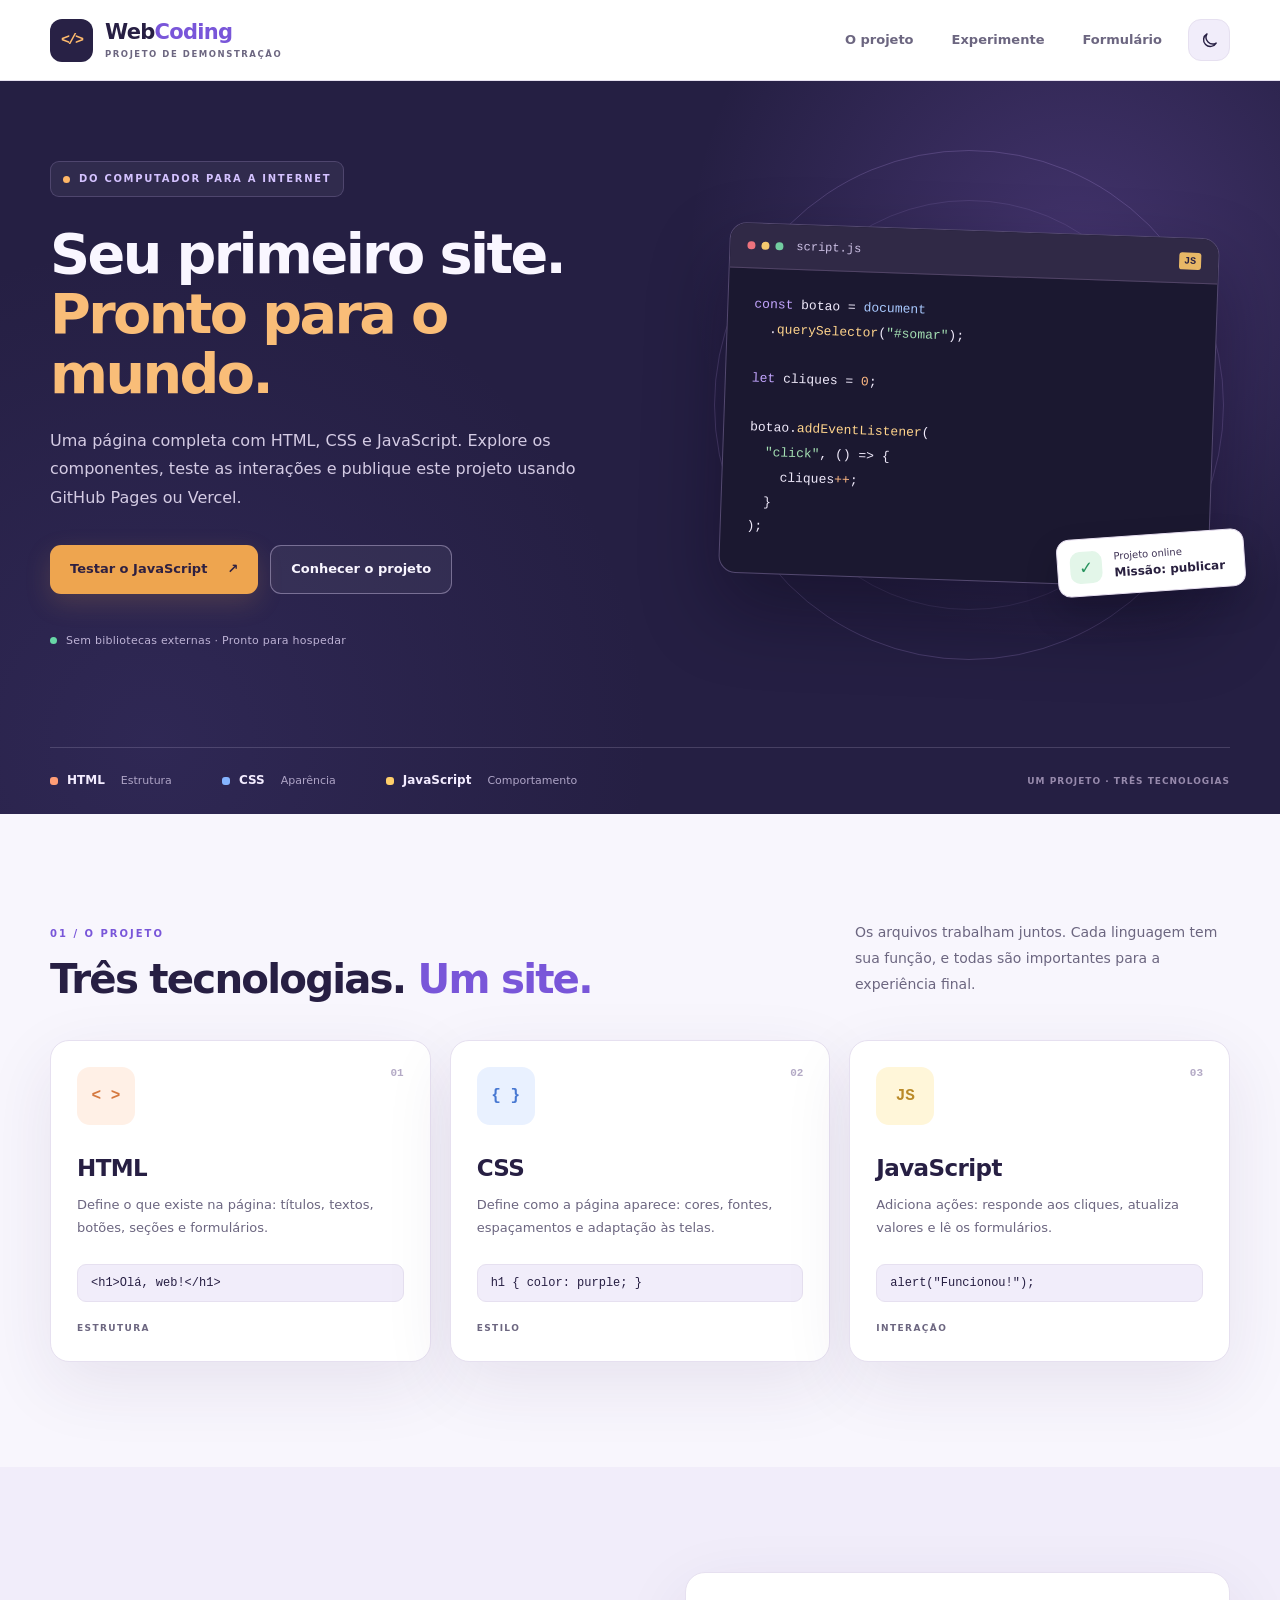
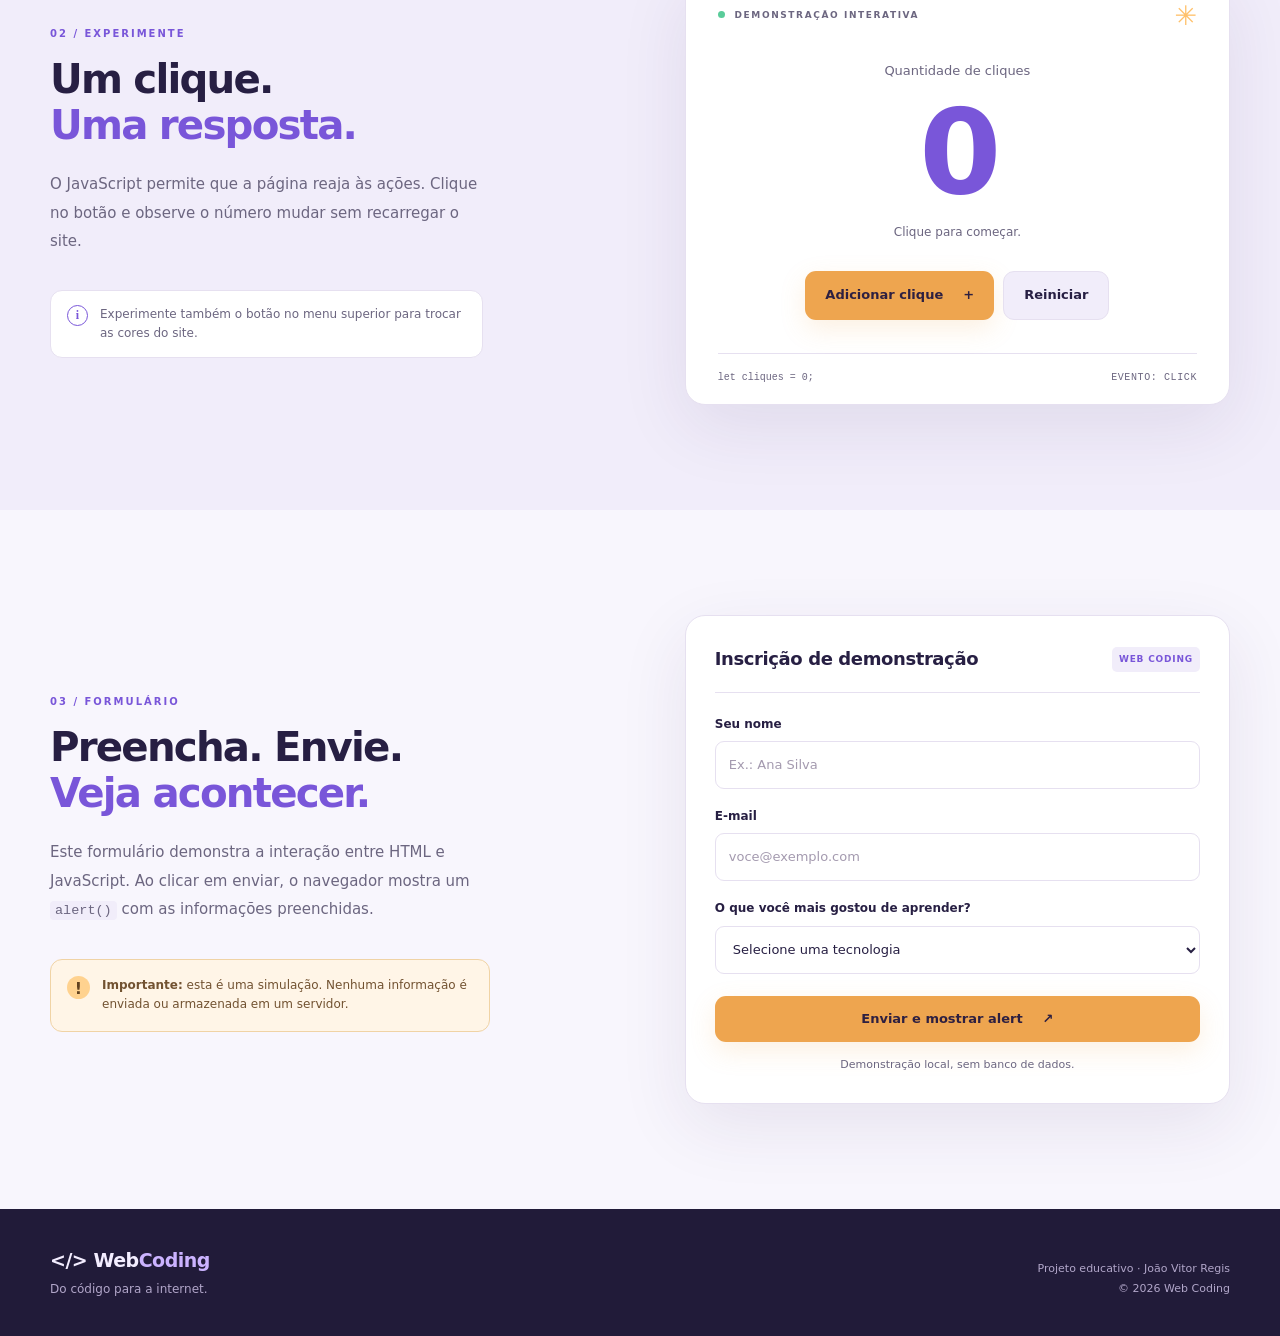
<file: index.html>
<!DOCTYPE html>
<html lang="pt-BR">
<head>
  <meta charset="UTF-8">
  <meta name="viewport" content="width=device-width, initial-scale=1.0">
  <meta name="theme-color" content="#241c45">
  <meta name="description" content="Projeto de demonstração em HTML, CSS e JavaScript para aprender a publicar um site na internet.">
  <title>Meu primeiro site | Web Coding</title>
  <link rel="stylesheet" href="./styles.css">
  <script src="./script.js" defer></script>
</head>
<body>
  <a class="skip-link" href="#conteudo">Pular para o conteúdo</a>

  <header class="site-header">
    <div class="container header-inner">
      <a href="#inicio" class="brand" aria-label="Web Coding, ir para o início">
        <span class="brand-mark" aria-hidden="true">&lt;/&gt;</span>
        <span class="brand-name">Web<span>Coding</span><small>PROJETO DE DEMONSTRAÇÃO</small></span>
      </a>

      <nav class="main-nav" aria-label="Navegação principal">
        <a href="#projeto">O projeto</a>
        <a href="#interatividade">Experimente</a>
        <a href="#contato">Formulário</a>
      </nav>

      <button class="theme-toggle" id="alternar-tema" type="button" aria-label="Ativar tema escuro" aria-pressed="false" title="Alterar tema">
        <svg class="icon-moon" viewBox="0 0 24 24" fill="none" stroke="currentColor" stroke-width="1.8" stroke-linecap="round" stroke-linejoin="round" aria-hidden="true">
          <path d="M20.4 15.2A8.5 8.5 0 0 1 8.8 3.6 8.5 8.5 0 1 0 20.4 15.2Z"/>
        </svg>
        <svg class="icon-sun" viewBox="0 0 24 24" fill="none" stroke="currentColor" stroke-width="1.8" stroke-linecap="round" stroke-linejoin="round" aria-hidden="true">
          <circle cx="12" cy="12" r="4"/><path d="M12 2v2m0 16v2M4.93 4.93l1.41 1.41m11.32 11.32 1.41 1.41M2 12h2m16 0h2M4.93 19.07l1.41-1.41M17.66 6.34l1.41-1.41"/>
        </svg>
      </button>
    </div>
  </header>

  <main id="conteudo">
    <section class="hero" id="inicio" aria-labelledby="titulo-principal">
      <div class="container hero-grid">
        <div class="hero-copy">
          <div class="eyebrow"><span class="eyebrow-dot" aria-hidden="true"></span> DO COMPUTADOR PARA A INTERNET</div>
          <h1 id="titulo-principal">Seu primeiro site.<br><span>Pronto para o mundo.</span></h1>
          <p>Uma página completa com HTML, CSS e JavaScript. Explore os componentes, teste as interações e publique este projeto usando GitHub Pages ou Vercel.</p>
          <div class="hero-actions">
            <a href="#interatividade" class="button button-primary">Testar o JavaScript <span aria-hidden="true">↗</span></a>
            <a href="#projeto" class="button button-outline">Conhecer o projeto</a>
          </div>
          <div class="hero-footnote"><span class="status-dot" aria-hidden="true"></span> Sem bibliotecas externas · Pronto para hospedar</div>
        </div>

        <div class="hero-visual" aria-label="Exemplo ilustrativo de código JavaScript e sua saída">
          <div class="visual-orbit visual-orbit-one" aria-hidden="true"></div>
          <div class="visual-orbit visual-orbit-two" aria-hidden="true"></div>
          <div class="editor-window">
            <div class="editor-bar">
              <div class="window-dots" aria-hidden="true"><span></span><span></span><span></span></div>
              <span class="editor-file">script.js</span>
              <span class="editor-badge">JS</span>
            </div>
            <pre class="hero-code"><code><span class="tok-purple">const</span> botao = <span class="tok-blue">document</span>
  .<span class="tok-yellow">querySelector</span>(<span class="tok-green">"#somar"</span>);

<span class="tok-purple">let</span> cliques = <span class="tok-orange">0</span>;

botao.<span class="tok-yellow">addEventListener</span>(
  <span class="tok-green">"click"</span>, () =&gt; {
    cliques<span class="tok-orange">++</span>;
  }
);</code></pre>
          </div>
          <div class="floating-pill" aria-hidden="true"><span class="floating-check">✓</span><span>Projeto online<br><strong>Missão: publicar</strong></span></div>
        </div>
      </div>
      <div class="container technology-strip" aria-label="Tecnologias utilizadas">
        <span><i class="technology-dot html-dot" aria-hidden="true"></i> HTML <small>Estrutura</small></span>
        <span><i class="technology-dot css-dot" aria-hidden="true"></i> CSS <small>Aparência</small></span>
        <span><i class="technology-dot js-dot" aria-hidden="true"></i> JavaScript <small>Comportamento</small></span>
        <span class="technology-strip-end">UM PROJETO · TRÊS TECNOLOGIAS</span>
      </div>
    </section>

    <section class="section section-light" id="projeto" aria-labelledby="titulo-projeto">
      <div class="container">
        <div class="section-heading">
          <div>
            <span class="section-kicker">01 / O PROJETO</span>
            <h2 id="titulo-projeto">Três tecnologias. <span>Um site.</span></h2>
          </div>
          <p>Os arquivos trabalham juntos. Cada linguagem tem sua função, e todas são importantes para a experiência final.</p>
        </div>

        <div class="feature-grid">
          <article class="feature-card">
            <div class="feature-top"><span class="feature-symbol feature-html" aria-hidden="true">&lt; &gt;</span><span class="feature-index">01</span></div>
            <h3>HTML</h3><p>Define o que existe na página: títulos, textos, botões, seções e formulários.</p>
            <div class="mini-code">&lt;h1&gt;Olá, web!&lt;/h1&gt;</div>
            <span class="feature-label">ESTRUTURA</span>
          </article>
          <article class="feature-card">
            <div class="feature-top"><span class="feature-symbol feature-css" aria-hidden="true">{ }</span><span class="feature-index">02</span></div>
            <h3>CSS</h3><p>Define como a página aparece: cores, fontes, espaçamentos e adaptação às telas.</p>
            <div class="mini-code">h1 { color: purple; }</div>
            <span class="feature-label">ESTILO</span>
          </article>
          <article class="feature-card">
            <div class="feature-top"><span class="feature-symbol feature-js" aria-hidden="true">JS</span><span class="feature-index">03</span></div>
            <h3>JavaScript</h3><p>Adiciona ações: responde aos cliques, atualiza valores e lê os formulários.</p>
            <div class="mini-code">alert("Funcionou!");</div>
            <span class="feature-label">INTERAÇÃO</span>
          </article>
        </div>
      </div>
    </section>

    <section class="section section-interactive" id="interatividade" aria-labelledby="titulo-interatividade">
      <div class="container interactive-grid">
        <div class="interactive-copy">
          <span class="section-kicker">02 / EXPERIMENTE</span>
          <h2 id="titulo-interatividade">Um clique.<br><span>Uma resposta.</span></h2>
          <p>O JavaScript permite que a página reaja às ações. Clique no botão e observe o número mudar sem recarregar o site.</p>
          <div class="tip-box"><span class="tip-icon" aria-hidden="true">i</span> <span>Experimente também o botão no menu superior para trocar as cores do site.</span></div>
        </div>
        <div class="demo-card">
          <div class="demo-card-top"><span class="demo-label"><span class="pulse-dot" aria-hidden="true"></span> DEMONSTRAÇÃO INTERATIVA</span><span class="demo-asterisk" aria-hidden="true">✳</span></div>
          <p class="counter-heading">Quantidade de cliques</p>
          <output id="contador" class="counter-value" aria-live="polite" aria-atomic="true">0</output>
          <p class="counter-hint" id="mensagem-contador" aria-live="polite">Clique para começar.</p>
          <div class="counter-actions">
            <button id="somar" class="button button-primary" type="button">Adicionar clique <span aria-hidden="true">+</span></button>
            <button id="reiniciar" class="button button-subtle" type="button">Reiniciar</button>
          </div>
          <div class="demo-footer"><span>let cliques = 0;</span><span>EVENTO: CLICK</span></div>
        </div>
      </div>
    </section>

    <section class="section section-form" id="contato" aria-labelledby="titulo-formulario">
      <div class="container form-grid">
        <div class="form-copy">
          <span class="section-kicker">03 / FORMULÁRIO</span>
          <h2 id="titulo-formulario">Preencha. Envie.<br><span>Veja acontecer.</span></h2>
          <p>Este formulário demonstra a interação entre HTML e JavaScript. Ao clicar em enviar, o navegador mostra um <code>alert()</code> com as informações preenchidas.</p>
          <div class="info-panel">
            <span class="info-panel-icon" aria-hidden="true">!</span>
            <p><strong>Importante:</strong> esta é uma simulação. Nenhuma informação é enviada ou armazenada em um servidor.</p>
          </div>
        </div>

        <form id="formulario" class="form-card">
          <div class="form-card-heading"><h3>Inscrição de demonstração</h3><span>WEB CODING</span></div>
          <div class="form-row">
            <label for="nome">Seu nome</label>
            <input type="text" id="nome" name="nome" placeholder="Ex.: Ana Silva" minlength="2" maxlength="70" autocomplete="name" required>
          </div>
          <div class="form-row">
            <label for="email">E-mail</label>
            <input type="email" id="email" name="email" placeholder="voce@exemplo.com" autocomplete="email" required>
          </div>
          <div class="form-row">
            <label for="curso">O que você mais gostou de aprender?</label>
            <select id="curso" name="curso" required>
              <option value="" disabled selected>Selecione uma tecnologia</option>
              <option value="HTML">HTML</option>
              <option value="CSS">CSS</option>
              <option value="JavaScript">JavaScript</option>
            </select>
          </div>
          <button type="submit" class="button button-primary button-full">Enviar e mostrar alert <span aria-hidden="true">↗</span></button>
          <p class="form-footnote">Demonstração local, sem banco de dados.</p>
        </form>
      </div>
    </section>
  </main>

  <footer class="site-footer">
    <div class="container footer-inner">
      <div><span class="footer-brand">&lt;/&gt; Web<span>Coding</span></span><p>Do código para a internet.</p></div>
      <div class="footer-meta">Projeto educativo · João Vitor Regis<br>© <span id="ano">2026</span> Web Coding</div>
    </div>
  </footer>
  <noscript><p class="noscript">Ative o JavaScript para testar o contador, a troca de tema e o formulário.</p></noscript>
</body>
</html>
</file>
<file: styles.css>
/* WEB CODING — Site de demonstração
   Tudo funciona sem bibliotecas externas. */

:root {
  color-scheme: light;
  --page: #f8f6fd;
  --surface: #ffffff;
  --surface-soft: #f1edfa;
  --text: #271f43;
  --muted: #6c6680;
  --line: #e6e0f0;
  --purple: #7956d9;
  --purple-strong: #6a47cc;
  --orange: #f2a94d;
  --shadow: 0 22px 70px rgba(50, 31, 92, 0.09);
}

:root[data-theme="dark"] {
  color-scheme: dark;
  --page: #161225;
  --surface: #241e36;
  --surface-soft: #322a48;
  --text: #f4f0ff;
  --muted: #c1b8d5;
  --line: #443a5d;
  --purple: #af97ff;
  --purple-strong: #9779f2;
  --orange: #ffc071;
  --shadow: 0 22px 70px rgba(0, 0, 0, 0.2);
}

*, *::before, *::after { box-sizing: border-box; }
html { scroll-behavior: smooth; scroll-padding-top: 86px; }
body { margin: 0; font-family: "Segoe UI", Inter, system-ui, -apple-system, sans-serif; color: var(--text); background: var(--page); line-height: 1.6; }
a { color: inherit; text-decoration: none; }
button, input, select { font: inherit; }
button { cursor: pointer; }
button:focus-visible, a:focus-visible, input:focus-visible, select:focus-visible { outline: 3px solid #efad52; outline-offset: 3px; }
::selection { background: #dfd3ff; color: #271f43; }
.container { width: min(1180px, calc(100% - 64px)); margin-inline: auto; }
.skip-link { position: absolute; top: -80px; left: 15px; background: white; color: #241c45; padding: 12px 18px; z-index: 100; border-radius: 10px; }
.skip-link:focus { top: 15px; }

/* Cabeçalho */
.site-header { position: relative; z-index: 3; background: var(--surface); border-bottom: 1px solid var(--line); }
.header-inner { min-height: 80px; display: flex; align-items: center; justify-content: space-between; gap: 26px; }
.brand { display: inline-flex; align-items: center; gap: 12px; flex-shrink: 0; }
.brand-mark { width: 43px; height: 43px; display: grid; place-items: center; border-radius: 12px; background: #282145; color: #ffbb6d; font: 800 15px Consolas, monospace; letter-spacing: -2px; }
.brand-name { display: flex; flex-direction: column; font-size: 21px; font-weight: 850; line-height: 1.0; letter-spacing: -0.7px; }
.brand-name > span { display: inline; }
.brand-name small { font-size: 8.5px; font-weight: 750; letter-spacing: 1.55px; margin-top: 7px; color: var(--muted); }
.brand-name { display: block; }
.brand-name > span { color: var(--purple); }
.brand-name small { display: block; }
.main-nav { display: flex; align-items: center; flex-wrap: wrap; gap: clamp(16px, 3vw, 38px); margin-left: auto; }
.main-nav a { color: var(--muted); font-size: 13px; font-weight: 720; transition: color .2s; }
.main-nav a:hover { color: var(--purple); }
.theme-toggle { width: 42px; height: 42px; border: 1px solid var(--line); border-radius: 13px; background: var(--surface-soft); color: var(--text); display: grid; place-items: center; transition: transform .2s, background .2s; }
.theme-toggle:hover { transform: translateY(-2px); }
.theme-toggle svg { width: 19px; height: 19px; }
.theme-toggle .icon-sun { display: none; }
:root[data-theme="dark"] .theme-toggle .icon-sun { display: block; }
:root[data-theme="dark"] .theme-toggle .icon-moon { display: none; }

/* Capa */
.hero { overflow: hidden; position: relative; background: #251f43; color: #f9f6ff; isolation: isolate; }
.hero::before { content: ""; position: absolute; z-index: -1; inset: 0; background: radial-gradient(circle at 84% 24%, rgba(164,118,245,.23), transparent 32%), radial-gradient(circle at 12% 90%, rgba(92,79,163,.18), transparent 38%); }
.hero-grid { min-height: 588px; padding-block: 80px 98px; display: grid; grid-template-columns: 1.08fr .92fr; align-items: center; gap: 46px; }
.eyebrow { display: inline-flex; gap: 9px; align-items: center; padding: 9px 12px; border: 1px solid rgba(213,193,255,.19); background: rgba(255,255,255,.055); border-radius: 9px; color: #d4c2ff; font-size: 10px; font-weight: 850; letter-spacing: 1.7px; }
.eyebrow-dot, .status-dot { display: inline-block; width: 7px; height: 7px; border-radius: 50%; background: #ffb767; }
h1, h2, h3, p { margin-top: 0; }
h1 { margin: 27px 0 23px; font-size: clamp(42px, 4.35vw, 68px); line-height: 1.075; letter-spacing: -2.6px; font-weight: 850; }
h1 span { color: #f9bd78; }
.hero-copy > p { color: #d4cbe4; max-width: 560px; font-size: 16px; line-height: 1.8; margin-bottom: 32px; }
.hero-actions { display: flex; flex-wrap: wrap; gap: 12px; }
.button { appearance: none; border: 0; border-radius: 11px; padding: 13px 20px; display: inline-flex; align-items: center; justify-content: center; gap: 20px; font-size: 13px; font-weight: 770; transition: transform .2s, box-shadow .2s, background-color .2s; }
.button:hover { transform: translateY(-2px); }
.button-primary { background: #eea54f; color: #2e2041; box-shadow: 0 9px 26px rgba(238, 165, 79, .17); }
.button-primary:hover { background: #ffc070; }
.button-outline { color: #f9f6ff; border: 1px solid rgba(223,210,245,.4); background: rgba(255,255,255,.055); }
.button-outline:hover { background: rgba(255,255,255,.13); }
.hero-footnote { display: flex; align-items: center; gap: 9px; color: #bdb2d5; font-size: 11px; margin-top: 38px; letter-spacing: .25px; }
.hero-footnote .status-dot { background: #68d7a7; }
.hero-visual { min-height: 358px; position: relative; display: flex; align-items: center; justify-content: center; }
.visual-orbit { position: absolute; border: 1px solid rgba(202,171,255,.20); border-radius: 50%; pointer-events: none; }
.visual-orbit-one { width: 510px; height: 510px; }
.visual-orbit-two { width: 410px; height: 410px; border-color: rgba(202,171,255,.12); }
.editor-window { position: relative; width: min(100%, 490px); border: 1px solid #544970; border-radius: 17px; background: #1b1830; box-shadow: 0 35px 75px rgba(7,4,20,.38); transform: rotate(2deg); overflow: hidden; }
.editor-bar { height: 45px; display: flex; align-items: center; padding: 0 17px; gap: 13px; background: #302946; border-bottom: 1px solid #514466; }
.window-dots { display: flex; gap: 6px; }
.window-dots span { width: 8px; height: 8px; border-radius: 50%; background: #ed727d; }
.window-dots span:nth-child(2) { background: #f5c96e; }
.window-dots span:nth-child(3) { background: #72cca0; }
.editor-file { font: 12px Consolas, monospace; color: #cec2e6; }
.editor-badge { margin-left: auto; font: 750 10px Consolas, monospace; padding: 3px 5px; border-radius: 3px; background: #e8b866; color: #292142; }
.hero-code { padding: 24px 26px 33px; margin: 0; font: 13px/1.9 Consolas, "Liberation Mono", monospace; color: #f1ebfc; overflow: auto; }
.tok-purple { color: #c4a6ff; } .tok-blue { color: #a9c9ff; } .tok-yellow { color: #ffd48c; } .tok-green { color: #a4dfb3; } .tok-orange { color: #ffb983; }
.floating-pill { position: absolute; bottom: -8px; right: -15px; display: flex; align-items: center; gap: 12px; padding: 12px 19px 12px 12px; border: 1px solid #e7dff0; border-radius: 13px; box-shadow: 0 16px 32px rgba(6,3,17,.21); color: #403456; background: #fff; font-size: 10px; line-height: 1.45; transform: rotate(-4deg); }
.floating-pill strong { font-size: 12px; color: #29203f; }
.floating-check { display: grid; place-items: center; width: 32px; height: 32px; background: #e3f6e9; border-radius: 10px; color: #28935e; font-size: 17px; font-weight: 900; }
.technology-strip { display: flex; align-items: center; gap: 50px; padding-block: 23px; border-top: 1px solid rgba(234,222,255,.17); }
.technology-strip > span { display: inline-flex; align-items: center; gap: 9px; color: #f3ecff; font-weight: 760; font-size: 12px; }
.technology-strip small { color: #afa5c7; font-size: 11px; font-weight: 450; margin-left: 7px; }
.technology-dot { width: 8px; height: 8px; border-radius: 3px; }
.html-dot { background: #ff9d76; } .css-dot { background: #85b4ff; } .js-dot { background: #ffcf6a; }
.technology-strip .technology-strip-end { margin-left: auto; color: #978aac; font-size: 9px; letter-spacing: 1px; white-space: nowrap; }

/* Seções */
.section { padding-block: 105px; }
.section-light { background: var(--page); }
.section-heading { display: flex; align-items: end; justify-content: space-between; gap: 38px; margin-bottom: 38px; }
.section-kicker { display: inline-block; margin-bottom: 15px; font-size: 10px; font-weight: 850; letter-spacing: 2px; color: var(--purple); }
h2 { font-size: clamp(34px, 3.15vw, 47px); line-height: 1.13; letter-spacing: -1.8px; font-weight: 830; margin-bottom: 0; }
h2 span { color: var(--purple); }
.section-heading > p { max-width: 375px; margin-bottom: 4px; font-size: 14px; line-height: 1.85; color: var(--muted); }
.feature-grid { display: grid; grid-template-columns: repeat(3, minmax(0,1fr)); gap: 19px; }
.feature-card { display: flex; flex-direction: column; min-height: 300px; border: 1px solid var(--line); background: var(--surface); padding: 26px; border-radius: 19px; box-shadow: var(--shadow); }
.feature-top { display: flex; justify-content: space-between; align-items: flex-start; }
.feature-symbol { display: grid; place-items: center; width: 58px; height: 58px; border-radius: 13px; font: 850 16px Consolas, monospace; }
.feature-html { background: #fff0e6; color: #d57940; } .feature-css { background: #e9f1ff; color: #4778d2; } .feature-js { background: #fff6d9; color: #ba8a28; }
.feature-index { font: 760 11px Consolas, monospace; color: #b4aac6; }
.feature-card h3 { font-size: 23px; letter-spacing: -.6px; margin: 25px 0 6px; }
.feature-card p { font-size: 13px; line-height: 1.8; color: var(--muted); margin-bottom: 24px; }
.mini-code { padding: 11px 13px; background: var(--surface-soft); border: 1px solid var(--line); border-radius: 9px; font: 12px Consolas, monospace; overflow-wrap: anywhere; margin-top: auto; }
.feature-label { margin-top: 19px; font-size: 9px; letter-spacing: 1.4px; color: var(--muted); font-weight: 850; }

.section-interactive { background: var(--surface-soft); }
.interactive-grid, .form-grid { display: grid; grid-template-columns: minmax(0,1fr) minmax(0, 1fr); gap: clamp(40px, 7vw, 110px); align-items: center; }
.interactive-copy p, .form-copy > p { margin-top: 22px; max-width: 440px; font-size: 15px; line-height: 1.9; color: var(--muted); }
.tip-box { display: flex; align-items: start; gap: 12px; margin-top: 34px; padding: 14px 16px; border: 1px solid var(--line); background: var(--surface); border-radius: 12px; max-width: 433px; font-size: 12px; color: var(--muted); }
.tip-icon { flex: 0 0 21px; width: 21px; height: 21px; display: grid; place-items: center; border: 1px solid var(--purple); color: var(--purple); border-radius: 50%; font: bold 12px Georgia, serif; }
.demo-card { background: var(--surface); border: 1px solid var(--line); border-radius: 20px; box-shadow: var(--shadow); padding: 29px 32px 21px; text-align: center; }
.demo-card-top { display: flex; justify-content: space-between; align-items: center; }
.demo-label { font-size: 9px; font-weight: 850; letter-spacing: 1.6px; color: var(--muted); }
.pulse-dot { width: 7px; height: 7px; background: #5acc9a; display: inline-block; border-radius: 50%; margin-right: 5px; }
.demo-asterisk { font-size: 27px; line-height: 1; color: #ffc16b; }
.counter-heading { font-size: 13px; color: var(--muted); margin: 32px 0 0; }
.counter-value { display: block; color: var(--purple); font-size: clamp(76px, 10vw, 118px); font-weight: 850; line-height: 1.2; letter-spacing: -6px; font-variant-numeric: tabular-nums; }
.counter-hint { font-size: 12px; color: var(--muted); min-height: 20px; margin: 0 0 28px; }
.counter-actions { display: flex; gap: 9px; justify-content: center; flex-wrap: wrap; }
.button-subtle { background: var(--surface-soft); border: 1px solid var(--line); color: var(--text); }
.button-subtle:hover { background: var(--line); }
.demo-footer { display: flex; justify-content: space-between; gap: 8px; border-top: 1px solid var(--line); margin-top: 33px; padding-top: 18px; color: var(--muted); font: 10px Consolas, monospace; }
.demo-footer > span:last-child { letter-spacing: .6px; }

.section-form { background: var(--page); }
.form-copy > p code { background: var(--surface-soft); border-radius: 4px; padding: 2px 5px; font-size: .9em; }
.info-panel { margin-top: 35px; padding: 16px; border: 1px solid #f0d3a5; background: #fff5e7; color: #725231; border-radius: 12px; display: flex; align-items: flex-start; gap: 12px; max-width: 440px; }
.info-panel-icon { flex: 0 0 23px; width: 23px; height: 23px; background: #ffd28f; border-radius: 50%; display: grid; place-items: center; color: #61411f; font-weight: 900; }
.info-panel p { margin: 0; font-size: 12px; line-height: 1.65; }
.form-card { padding: 29px; background: var(--surface); border: 1px solid var(--line); border-radius: 20px; box-shadow: var(--shadow); }
.form-card-heading { border-bottom: 1px solid var(--line); padding-bottom: 18px; margin-bottom: 22px; display: flex; justify-content: space-between; align-items: center; gap: 12px; }
.form-card-heading h3 { margin: 0; font-size: 18px; letter-spacing: -.4px; }
.form-card-heading > span { color: var(--purple); background: var(--surface-soft); border-radius: 5px; padding: 5px 7px; font-size: 9px; letter-spacing: .8px; font-weight: 800; white-space: nowrap; }
.form-row { margin-bottom: 18px; }
.form-row label { display: block; margin-bottom: 7px; font-size: 12px; font-weight: 750; }
.form-row input, .form-row select { width: 100%; min-height: 48px; border: 1px solid var(--line); border-radius: 9px; background: var(--surface); color: var(--text); padding: 10px 13px; outline-offset: 3px; font-size: 13px; }
.form-row input::placeholder { color: #a49aaf; }
.form-row input:focus, .form-row select:focus { border-color: var(--purple); }
.button-full { width: 100%; margin-top: 4px; }
.form-footnote { margin: 14px 0 0; color: var(--muted); font-size: 11px; text-align: center; }

.site-footer { background: #211b39; color: #f3edff; padding-block: 36px; }
.footer-inner { display: flex; align-items: end; justify-content: space-between; gap: 20px; }
.footer-brand { font-size: 19px; font-weight: 850; letter-spacing: -.5px; }
.footer-brand > span { color: #cbb3ff; }
.footer-inner p { color: #b1a6c9; font-size: 12px; margin: 5px 0 0; }
.footer-meta { text-align: right; color: #b1a6c9; font-size: 11px; line-height: 1.85; }
.noscript { text-align: center; background: #fff5e7; color: #45331b; padding: 10px; margin: 0; }

@media (max-width: 980px) {
  .hero-grid { grid-template-columns: 1fr; padding-block: 72px; gap: 60px; }
  .hero-copy { max-width: 740px; }
  .hero-visual { max-width: 580px; width: 100%; margin-inline: auto; }
  .technology-strip { flex-wrap: wrap; gap: 20px 36px; }
  .technology-strip .technology-strip-end { flex-basis: 100%; margin-left: 0; }
  .feature-grid { gap: 12px; }
  .feature-card { padding: 20px; }
  .interactive-grid, .form-grid { gap: 36px; }
}
@media (max-width: 700px) {
  .container { width: min(100% - 36px, 540px); }
  .header-inner { min-height: auto; padding-block: 15px; flex-wrap: wrap; gap: 18px; }
  .main-nav { order: 3; flex-basis: 100%; justify-content: space-between; gap: 12px; padding-top: 4px; }
  .main-nav a { font-size: 12px; }
  .theme-toggle { margin-left: auto; }
  html { scroll-padding-top: 15px; }
  .hero-grid { min-height: auto; padding: 58px 0 64px; gap: 54px; }
  h1 { font-size: clamp(37px, 9.5vw, 55px); letter-spacing: -1.8px; }
  .hero-copy > p { font-size: 14px; }
  .hero-visual { min-height: 282px; }
  .editor-window { transform: none; }
  .hero-code { font-size: 10.8px; padding: 19px 15px 24px; }
  .floating-pill { right: 0; bottom: -28px; }
  .technology-strip { gap: 15px 28px; padding-top: 20px; }
  .technology-strip small { display: none; }
  .section { padding-block: 74px; }
  .section-heading { display: block; }
  .section-heading > p { margin-top: 20px; }
  .feature-grid { grid-template-columns: 1fr; }
  .feature-card { min-height: 260px; }
  .interactive-grid, .form-grid { grid-template-columns: 1fr; }
  .demo-card, .form-card { padding: 23px; }
  .footer-inner { align-items: flex-start; flex-direction: column; }
  .footer-meta { text-align: left; }
}
@media (prefers-reduced-motion: reduce) {
  html { scroll-behavior: auto; }
  *, *::before, *::after { transition-duration: .001ms !important; animation-duration: .001ms !important; }
}
</file>
